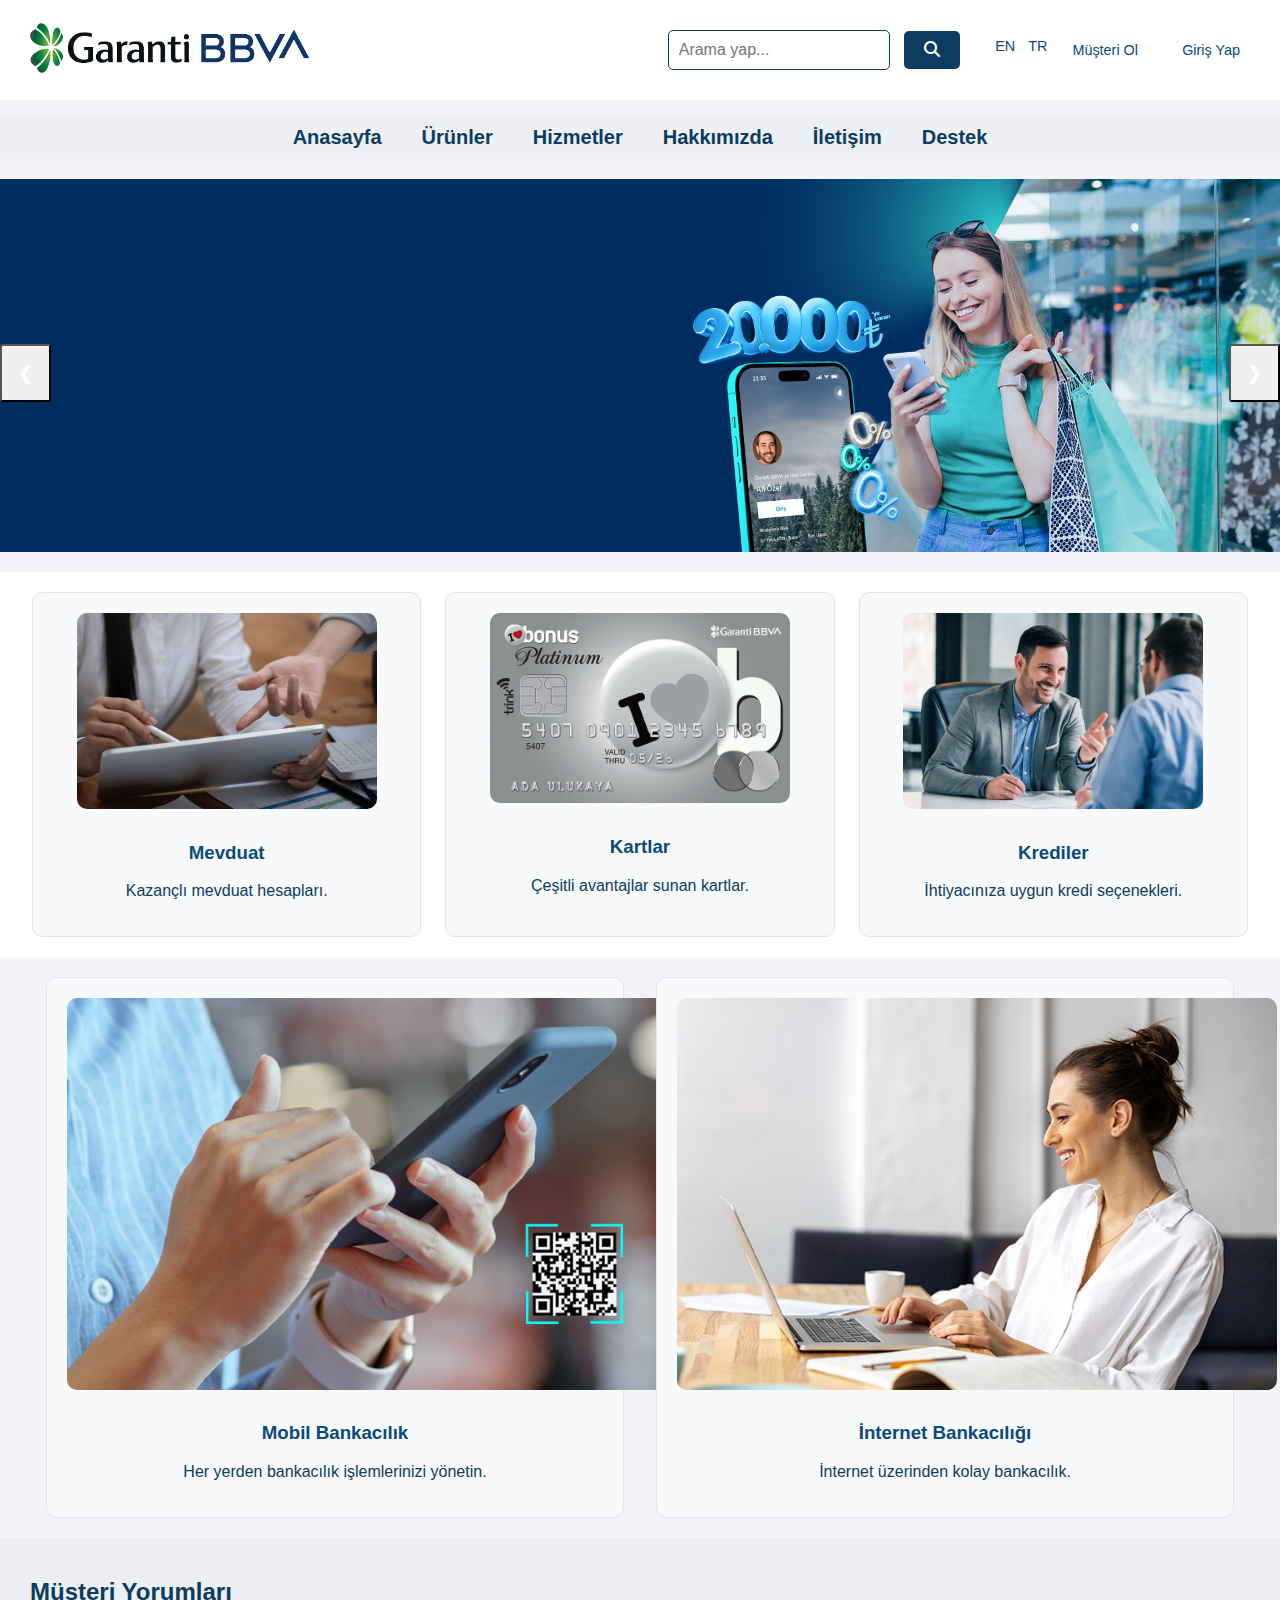
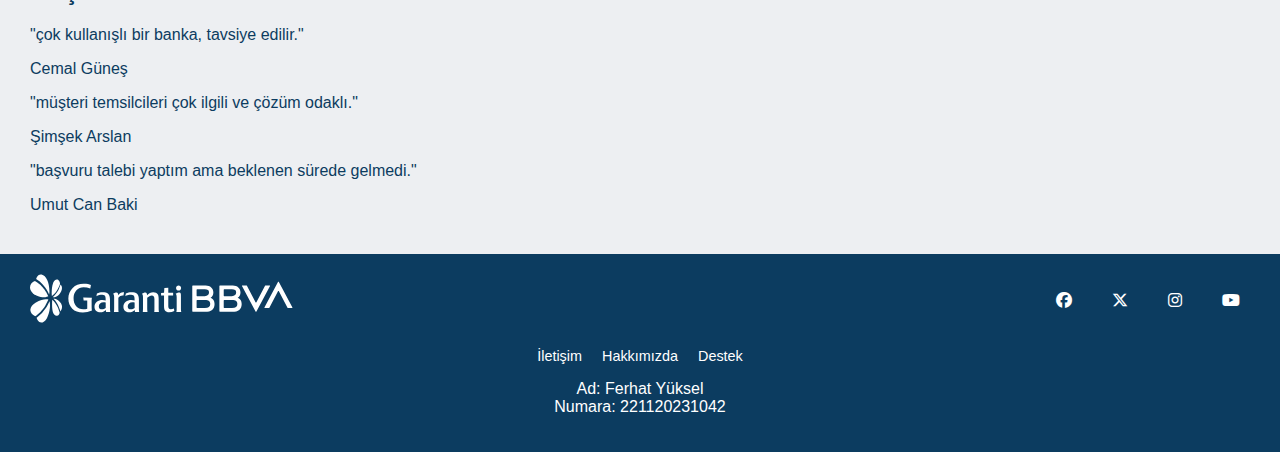
<file: index.html>
<!DOCTYPE html>
<html lang="tr">
<head>
    <meta charset="UTF-8">
    <meta name="viewport" content="width=device-width, initial-scale=1.0">
    <title>Bankacılık Web Sitesi - Anasayfa</title>
    <link rel="stylesheet" href="styles.css">
    <link rel="stylesheet" href="https://cdnjs.cloudflare.com/ajax/libs/font-awesome/6.5.2/css/all.min.css">
</head>
<body>
<header>
    <a href="index.html"><img src="ph/Garanti_BBVA.png" alt="Banka Logosu" class="logo"></a>
    <div class="header-content">
        <div class="search-bar">
            <form action="https://www.garantibbva.com.tr/arama?q" method="get">
                <input type="text" name="query" placeholder="Arama yap...">

                <button type="submit" aria-label="Ara"><i class="fa-solid fa-magnifying-glass"></i></button>
            </form>
        </div>
        <div class="language-login">
            <div class="language-selector">
                <a href="#">EN</a> | <a href="#">TR</a>
            </div>
            <div class="user-actions">
                <a href="musteri-ol.html">Müşteri Ol</a> | <a href="giris-yap.html">Giriş Yap</a>
            </div>
        </div>
    </div>
</header>
<nav>
    <ul>
        <li><a href="index.html">Anasayfa</a></li>
        <li><a href="urunler.html">Ürünler</a></li>
        <li><a href="hizmetler.html">Hizmetler</a></li>
        <li><a href="hakkimizda.html">Hakkımızda</a></li>
        <li><a href="iletisim.html">İletişim</a></li>
        <li><a href="destek.html">Destek</a></li>
    </ul>
</nav>
<div class="image-slider">
    <div class="slides">
        <img src="ph/ana-sayfa-do-20k-kredi-banner.jpg" alt="Slide 1">
        <img src="ph/anasayfa-emekli-promosyon-nisann24.jpg" alt="Slide 2">
        <img src="ph/jenerik_kredi_ana_sayfa_banner.jpg" alt="Slide 3">
        <img src="ph/avans_hesap_desktop.jpg" alt="slide 4">
        <img src="ph/bonus_platinum_ana_sayfa_banner.jpeg" alt="slide 5">
    </div>
    <button class="prev" onclick="plusSlides(-1)">&#10094;</button>
    <button class="next" onclick="plusSlides(1)">&#10095;</button>
</div>
</div>
<div class="highlights">
    <div class="highlight">
        <img src="ph/biriktirdigini-odeyen-mevduat-736x480-1.jpeg" alt="Mevduat Hesapları">
        <a href="https://www.garantibbva.com.tr/mevduat"><h3>Mevduat</h3></a>
        <p>Kazançlı mevduat hesapları.</p>
    </div>
    <div class="highlight">
        <img src="ph/product_bonus_platinum_mastercard.jpg" alt="Kartlar">
        <a href="https://www.garantibbva.com.tr/kartlar"><h3>Kartlar</h3></a>
        <p>Çeşitli avantajlar sunan kartlar.</p>
    </div>
    <div class="highlight">
        <img src="ph/bireysel-ihtiyac-kredisi-736x480.jpeg" alt="Krediler">
        <a href="https://www.garantibbva.com.tr/krediler"><h3>Krediler</h3></a>
        <p>İhtiyacınıza uygun kredi seçenekleri.</p>
    </div>
</div>
<div class="services">
    <div class="service">
        <img src="ph/mobil-bankacilik-736x480-.jpeg" alt="Mobil Bankacılık">
        <a href="https://www.garantibbva.com.tr/dijital-bankacilik/mobil-bankacilik"><h3>Mobil Bankacılık</h3></a>
        <p>Her yerden bankacılık işlemlerinizi yönetin.</p>
    </div>
    <div class="service">
        <img src="ph/internet-bankaciligi-736x480.jpeg" alt="İnternet Bankacılığı">
        <a href="https://www.garantibbva.com.tr/dijital-bankacilik/internet-bankaciligi"><h3>İnternet Bankacılığı</h3></a>
        <p>İnternet üzerinden kolay bankacılık.</p>
    </div>
</div>
<div class="testimonials">
    <h2>Müşteri Yorumları</h2>
    <div class="testimonial">
        <p>"çok kullanışlı bir banka, tavsiye edilir."</p>
        <p>Cemal Güneş</p>
        <p>"müşteri temsilcileri çok ilgili ve çözüm odaklı."</p>
        <p>Şimşek Arslan</p>
        <p>"başvuru talebi yaptım ama beklenen sürede gelmedi."</p>
        <p>Umut Can Baki</p>
    </div>
</div>
<div class="footer">
    <div class="footer-content">
        <div class="footer-logo">
            <img src="ph/logo-footer.svg" alt="Banka Logosu">
        </div>
        <div class="social-links">
            <a href="https://www.facebook.com/GarantiBBVA/?locale=tr_TR"><i class="fa-brands fa-facebook"></i></a>
            <a href="https://x.com/garantibbva"><i class="fa-brands fa-x-twitter"></i></a>
            <a href="https://www.instagram.com/garantibbva/?hl=tr"><i class="fa-brands fa-instagram"></i></i></a>
            <a href="https://www.youtube.com/garantibbva"><i class="fa-brands fa-youtube"></i></a>
        </div>
    </div>
    <div class="quick-links">
        <a href="iletisim.html">İletişim</a>
        <a href="hakkimizda.html">Hakkımızda</a>
        <a href="destek.html">Destek</a>
    </div>
    <p>Ad: Ferhat Yüksel <br> Numara: 221120231042</p>
</div>

<script>
    let slideIndex = 0;
    showSlides();

    function showSlides() {
        let slides = document.getElementsByClassName("slides")[0].getElementsByTagName("img");
        for (let i = 0; i < slides.length; i++) {
            slides[i].style.display = "none";
        }
        slideIndex++;
        if (slideIndex > slides.length) {slideIndex = 1}
        slides[slideIndex-1].style.display = "block";
        setTimeout(showSlides, 3000);
    }

    function plusSlides(n) {
        slideIndex += n - 1;
        showSlides();
    }
</script>

</body>
</html>
</file>
<file: styles.css>
body {
    font-family: Arial, sans-serif;
    background-color: #F2F4F8;
    color: #0C3C60;
    margin: 0;
    padding: 0;
    overflow-x: hidden;
}
header {
    display: flex;
    justify-content: space-between;
    align-items: center;
    padding: 15px 30px;
    background-color: #FFF;
    color: white;
}
header .logo {
    max-height: 50px;
}
.header-content {
    display: flex;
    align-items: center;
    gap: 20px;
}
.language-login {
    display: flex;
    gap: 15px;
}
.language-login a {
    color: #094A7B;
    text-decoration: none;
    font-size: 0.9em;
}
.user-actions {
    display: flex;
    gap: 10px;
}
.user-actions a {
    color: #094A7B;
    text-decoration: none;
    font-size: 0.9em;
    padding: 5px 10px; /* Çerçevenin görünmesi için iç dolgu ekleyin */
    transition: all 0.3s ease; /* Geçiş efekti */
}
.user-actions a:hover {
    color: white; /* Yazı rengi beyaz */
    background-color: #094A7B; /* Arka plan mavi */
    border-color: #094A7B; /* Mavi çerçeve rengi */
    border-radius: 4px; /* Köşelerin yuvarlanması */
    border: 2px solid #094A7B; /* Mavi çerçeve */
}
nav ul {
    list-style: none;
    display: flex;
    gap: 20px;
    justify-content: center;
    padding: 10px;
    background-color: #EDEFF2;
}
nav ul li a {
    text-decoration: none;
    color: #0C3C60;
    font-weight: bold;
    font-size: 20px;
    padding: 5px 10px; /* Çerçevenin görünmesi için iç dolgu ekleyin */
    transition: all 0.3s ease; /* Geçiş efekti */
}
nav ul li a:hover {
    color: white; /* Yazı rengi beyaz */
    background-color: #094A7B; /* Arka plan mavi */
    border-color: #094A7B; /* Mavi çerçeve rengi */
    border-radius: 4px; /* Köşelerin yuvarlanması */
    border: 2px solid #094A7B; /* Mavi çerçeve */
}
.search-bar {
    display: flex;
    align-items: center;
    padding: 15px;
    background-color: #FFF;
}
.search-bar input[type="text"] {
    width: 200px;
    padding: 10px;
    font-size: 1em;
    border: 1px solid #0C3C60;
    border-radius: 5px;
    margin-right: 10px;
}
.search-bar button {
    padding: 10px 20px;
    font-size: 1em;
    color: white;
    background-color: #0C3C60;
    border: none;
    border-radius: 5px;
    cursor: pointer;
}
.search-bar button:hover {
    background-color: #094A7B;
}
.image-slider {
    position: relative;
    max-width: 100%;
    margin: 20px auto;
}
.slides img {
    width: 100%;
    height: auto;
    display: none;
}
.prev, .next {
    cursor: pointer;
    position: absolute;
    top: 50%;
    width: auto;
    padding: 16px;
    margin-top: -22px;
    color: white;
    font-weight: bold;
    font-size: 18px;
    transition: 0.6s ease;
    border-radius: 0 3px 3px 0;
    user-select: none;
}
.next {
    right: 0;
    border-radius: 3px 0 0 3px;
}
.prev {
    left: 0;
    border-radius: 3px 0 0 3px;
}
.prev:hover, .next:hover {
    background-color: rgba(0, 0, 0, 0.8);
}
.highlights {
    display: flex;
    justify-content: space-around;
    padding: 20px;
    background-color: #FFF;
}
.highlights .highlight {
    text-align: center;
    width: 28%;
    padding: 20px;
    border: 1px solid #E1E4E8;
    border-radius: 10px;
    background-color: #F7F9FB;
}
.highlights .highlight a {
    text-decoration: none;
    color: #094A7B;
    transition: all 0.3s ease;
}
.highlights .highlight a:hover {
    color: #062b47;
}
.highlights .highlight img {
    width: 300px;
    height: auto;
    margin-bottom: 10px;
    border-radius: 10px;
}
.content, .services, .testimonials, .contact {
    padding: 20px 30px;
}
.services {
    display: flex;
    justify-content: space-around;
}
.services .service {
    text-align: center;
    width: 44%;
    padding: 20px;
    border: 1px solid #E1E4E8;
    border-radius: 10px;
    background-color: #F7F9FB;
}
.services .service a {
    text-decoration: none;
    color: #094A7B;
    transition: all 0.3s ease;
}
.services .service a:hover {
    color: #062b47;
}
.services .service img {
    width: 600px;
    height: auto;
    margin-bottom: 10px;
    border-radius: 10px;
}
.testimonials {
    background-color: #EDEFF2;
    padding: 20px 30px;
}
.testimonials .testimonial {
    margin-bottom: 20px;
}
.footer {
    background-color: #0C3C60;
    color: white;
    padding: 20px 30px;
    text-align: center;
}
.footer .footer-content {
    display: flex;
    justify-content: space-between;
    align-items: center;
    margin-bottom: 20px;
}
.footer .footer-logo img {
    max-height: 50px;
}
.social-links a {
    display: inline-block;
    margin: 0 10px;
}
.footer .social-links {
    display: flex;
    justify-content: center;
    gap: 20px;
    list-style: none;
    padding: 0;
}
.footer .social-links a {
    color: white;
    text-decoration: none;
    border-bottom: none; /* Alt çizgiyi kaldırma */
    transition: color 0.3s ease; /* Renk geçiş efekti */
}
.footer .social-links a:hover {
    color: #CCCCCC; /* Hover rengi */
}
.quick-links {
    display: flex;
    justify-content: center;
    gap: 20px;
    margin-bottom: 10px;
}
.quick-links a {
    color: white;
    text-decoration: none;
    font-size: 0.9em;
}
.quick-links a:hover {
    color: #CCCCCC;
}
.contact-form {
    max-width: 600px; /* Formun maksimum genişliğini ayarlayın */
    margin: auto; /* Formu ortalamak için otomatik kenar boşluğu ekleyin */
    padding: 20px; /* Formun etrafına dolgu ekleyin */
    background-color: #f1f1f1; /* Arka plan rengi */
    border-radius: 8px; /* Köşeleri yuvarlayın */
    box-shadow: 0 0 10px rgba(0, 0, 0, 0.1); /* Gölge efekti */
}
.contact-form h3 {
    margin-bottom: 15px; /* Başlık alt boşluğu */
}
.contact-form form {
    display: grid; /* Form öğelerini ızgara düzenine yerleştirin */
    gap: 10px; /* Öğeler arası boşluk */
}
.contact-form label {
    font-weight: bold; /* Etiketlerin kalın font olmasını sağlayın */
}
.contact-form input[type="text"],
.contact-form input[type="email"],
.contact-form textarea {
    width: calc(100% - 20px); /* Girdi alanlarının genişliğini ayarlayın */
    padding: 10px; /* Dolgu ekleyin */
    border: 1px solid #ccc; /* Kenarlık rengi */
    border-radius: 4px; /* Köşeleri yuvarlayın */
    font-size: 14px; /* Yazı tipi boyutu */
}
.contact-form textarea {
    resize: vertical; /* Dikey yeniden boyutlandırmayı etkinleştirin */
}
.contact-form button {
    padding: 10px 20px; /* Düğme dolgusu */
    background-color: #2A64DB; /* Arka plan rengi */
    color: white; /* Yazı rengi */
    border: none; /* Kenarlık yok */
    border-radius: 4px; /* Köşeleri yuvarlayın */
    cursor: pointer; /* İşaretçi değiştirici */
    font-size: 16px; /* Yazı tipi boyutu */
    transition: background-color 0.3s ease; /* Geçiş efekti */
}
.contact-form button:hover {
    background-color: #1A478B; /* Hover arka plan rengi */
}
.start-conteiner {
    max-width: 600px; /* Formun maksimum genişliğini ayarlayın */
    margin: auto; /* Formu ortalamak için otomatik kenar boşluğu ekleyin */
    padding: 20px; /* Formun etrafına dolgu ekleyin */
    background-color: #f1f1f1; /* Arka plan rengi */
    border-radius: 8px; /* Köşeleri yuvarlayın */
    box-shadow: 0 0 10px rgba(0, 0, 0, 0.1); /* Gölge efekti */
}
.start-conteiner h2 {
    text-align: center; /* Başlığı ortala */
}
.start-conteiner .form {
    display: grid; /* Form öğelerini ızgara düzenine yerleştirin */
    gap: 10px; /* Öğeler arası boşluk */
}
.start-conteiner label {
    font-weight: bold; /* Etiketlerin kalın font olmasını sağlayın */
}
.start-conteiner input[type="text"],
.start-conteiner input[type="password"] {
    width: calc(100% - 20px); /* Girdi alanlarının genişliğini ayarlayın */
    padding: 10px; /* Dolgu ekleyin */
    border: 1px solid #ccc; /* Kenarlık rengi */
    border-radius: 4px; /* Köşeleri yuvarlayın */
    font-size: 14px; /* Yazı tipi boyutu */
}
.start-conteiner button {
    width: 100%; /* Düğmenin genişliğini ayarlayın */
    padding: 10px; /* Düğme dolgusu */
    background-color: #2A64DB; /* Arka plan rengi */
    color: white; /* Yazı rengi */
    border: none; /* Kenarlık yok */
    border-radius: 4px; /* Köşeleri yuvarlayın */
    cursor: pointer; /* İşaretçi değiştirici */
    font-size: 16px; /* Yazı tipi boyutu */
    transition: background-color 0.3s ease; /* Geçiş efekti */
}
.start-conteiner button:hover {
    background-color: #1A478B; /* Hover arka plan rengi */
}
.start-conteiner p {
    text-align: center; /* Paragrafı ortala */
}
.record-container {
    max-width: 600px; /* Formun maksimum genişliğini ayarlayın */
    margin: auto; /* Formu ortalamak için otomatik kenar boşluğu ekleyin */
    padding: 20px; /* Formun etrafına dolgu ekleyin */
    background-color: #f1f1f1; /* Arka plan rengi */
    border-radius: 8px; /* Köşeleri yuvarlayın */
    box-shadow: 0 0 10px rgba(0, 0, 0, 0.1); /* Gölge efekti */
}
.record-container h2 {
    text-align: center; /* Başlığı ortala */
}
.record-container .form {
    display: grid; /* Form öğelerini ızgara düzenine yerleştirin */
    gap: 10px; /* Öğeler arası boşluk */
}
.record-container label {
    font-weight: bold; /* Etiketlerin kalın font olmasını sağlayın */
}
.record-container input[type="text"],
.record-container input[type="email"],
.record-container input[type="password"] {
    width: calc(100% - 20px); /* Girdi alanlarının genişliğini ayarlayın */
    padding: 10px; /* Dolgu ekleyin */
    border: 1px solid #ccc; /* Kenarlık rengi */
    border-radius: 4px; /* Köşeleri yuvarlayın */
    font-size: 14px; /* Yazı tipi boyutu */
}
.record-container button {
    width: 100%; /* Düğmenin genişliğini ayarlayın */
    padding: 10px; /* Düğme dolgusu */
    background-color: #2A64DB; /* Arka plan rengi */
    color: white; /* Yazı rengi */
    border: none; /* Kenarlık yok */
    border-radius: 4px; /* Köşeleri yuvarlayın */
    cursor: pointer; /* İşaretçi değiştirici */
    font-size: 16px; /* Yazı tipi boyutu */
    transition: background-color 0.3s ease; /* Geçiş efekti */
}
.record-container button:hover {
    background-color: #1A478B; /* Hover arka plan rengi */
}
.record-container p {
    text-align: center; /* Paragrafı ortala */
}
.products, .gallery {
    display: flex;
    flex-wrap: wrap;
    justify-content: center;
    gap: 20px;
    margin: 20px 0;
}
.product, .gallery-item {
    border: 1px solid #E1E4E8;
    border-radius: 10px;
    padding: 20px;
    background-color: #FFF;
    text-align: center;
    width: 400px;
}
.product img, .gallery-item img {
    width: 350px;
    height: auto;
    border-radius: 10px;
    margin-bottom: 10px;
}
.product h3, .gallery-item h3 {
    font-size: 1.2em;
    margin: 10px 0;
}
.product p, .gallery-item p {
    font-size: 1em;
    color: #333;
}
.product button, .gallery-item button {
    padding: 10px 20px;
    background-color: #0C3C60;
    color: white;
    border: none;
    border-radius: 5px;
    cursor: pointer;
    transition: background-color 0.3s ease;
}
.product button:hover, .gallery-item button:hover {
    background-color: #094A7B;
}





.hzs {
    text-align: center;
    margin-bottom: 30px;
    padding: 20px;
    background-color: #FFF;
    border: 1px solid #E1E4E8;
    border-radius: 10px;
    box-shadow: 0 0 5px rgba(0, 0, 0, 0.1);
}

.hzs img {
    width: 100%;
    max-width: 500px;
    height: auto;
    border-radius: 10px;
    margin-bottom: 10px;
}

.hzs h3 {
    color: #094A7B;
    font-size: 1.5em;
    margin-bottom: 10px;
}

.hzs p {
    color: #0C3C60;
    font-size: 1em;
}

.hzs .btn {
    display: inline-block;
    padding: 10px 20px;
    background-color: #094A7B;
    color: white;
    text-decoration: none;
    border-radius: 5px;
    transition: background-color 0.3s ease;
}

.hzs .btn:hover {
    background-color: #062b47;
}










/*responsive yapma*/



@media screen and (max-width: 1024px) {
    .services .service {
        width: 48%; /* Adjusted width for tablets */
    }
    .highlights .highlight {
        width: 30%; /* Adjusted width for tablets */
    }
}

@media screen and (max-width: 768px) {
    /* Header */
    header {
        flex-direction: column; /* Stack header content vertically */
        text-align: center;
        padding: 10px;
    }
    .header-content,
    .language-login {
        flex-direction: column;
        gap: 10px;
    }
    .language-login {
        text-align: center;
    }
    /* Navigation */
    nav ul {
        flex-direction: column;
        align-items: center;
        gap: 10px;
        padding: 10px;
    }
    /* Search Bar */
    .search-bar {
        flex-direction: column;
        align-items: center;
    }
    .search-bar input[type="text"] {
        width: 100%; /* Full width input */
        margin-right: 0; /* Remove right margin */
        margin-bottom: 10px; /* Space between input and button */
    }
    .search-bar button {
        width: 100%; /* Full width button */
    }
    /* Highlights */
    .highlights {
        flex-wrap: wrap;
        justify-content: center;
        gap: 20px;
    }
    .highlights .highlight {
        width: 45%; /* Adjusted width for tablets */
    }
    .highlights .highlight img {
        max-width: 100%; /* Adjusted max-width for tablets */
    }
    /* Services */
    .services .service {
        width: 100%; /* Full width for services */
    }
    .services .service img {
        width: 100%; /* Full width images */
    }
    /* Footer */
    .footer .footer-content {
        flex-direction: column;
        gap: 20px;
    }
    .social-links {
        justify-content: center;
    }
    .quick-links {
        flex-direction: column;
        gap: 10px;
    }
    /* Forms */
    .start-conteiner,
    .record-container,
    .contact-form {
        width: 100%; /* Full width for forms */
        max-width: 100%;
        padding: 15px; /* Adjusted padding */
    }
    .start-conteiner .form,
    .record-container .form,
    .contact-form form {
        grid-template-columns: 1fr; /* Adjusted grid layout for mobile */
    }
}

@media screen and (max-width: 600px) {
    /* Form Container Adjustments */
    .start-conteiner,
    .record-container,
    .contact-form {
        padding: 10px; /* Further adjusted padding for smaller screens */
    }
    /* Label Font Size Adjustment */
    .start-conteiner label,
    .record-container label,
    .contact-form label {
        font-size: 0.9em; /* Adjusted font size for labels on mobile */
    }
    /* Products and Gallery Items */
    .product,
    .gallery-item {
        width: 100%; /* Full width for products and gallery items on mobile */
    }
    .product img,
    .gallery-item img {
        max-width: 100%; /* Full width images on mobile */
    }
}





@media screen and (max-width: 768px) {
    .contact-form,
    .start-conteiner,
    .record-container {
        width: 100%; /* Full width for forms */
        max-width: 100%;
        padding: 15px; /* Adjusted padding */
    }

    .contact-form form,
    .start-conteiner .form,
    .record-container .form {
        grid-template-columns: 1fr; /* Adjusted grid layout for mobile */
    }
}

@media screen and (max-width: 600px) {
    .contact-form,
    .start-conteiner,
    .record-container {
        padding: 10px; /* Further adjusted padding for smaller screens */
    }

    .contact-form label,
    .start-conteiner label,
    .record-container label {
        font-size: 0.9em; /* Adjusted font size for labels on mobile */
    }
}
</file>
